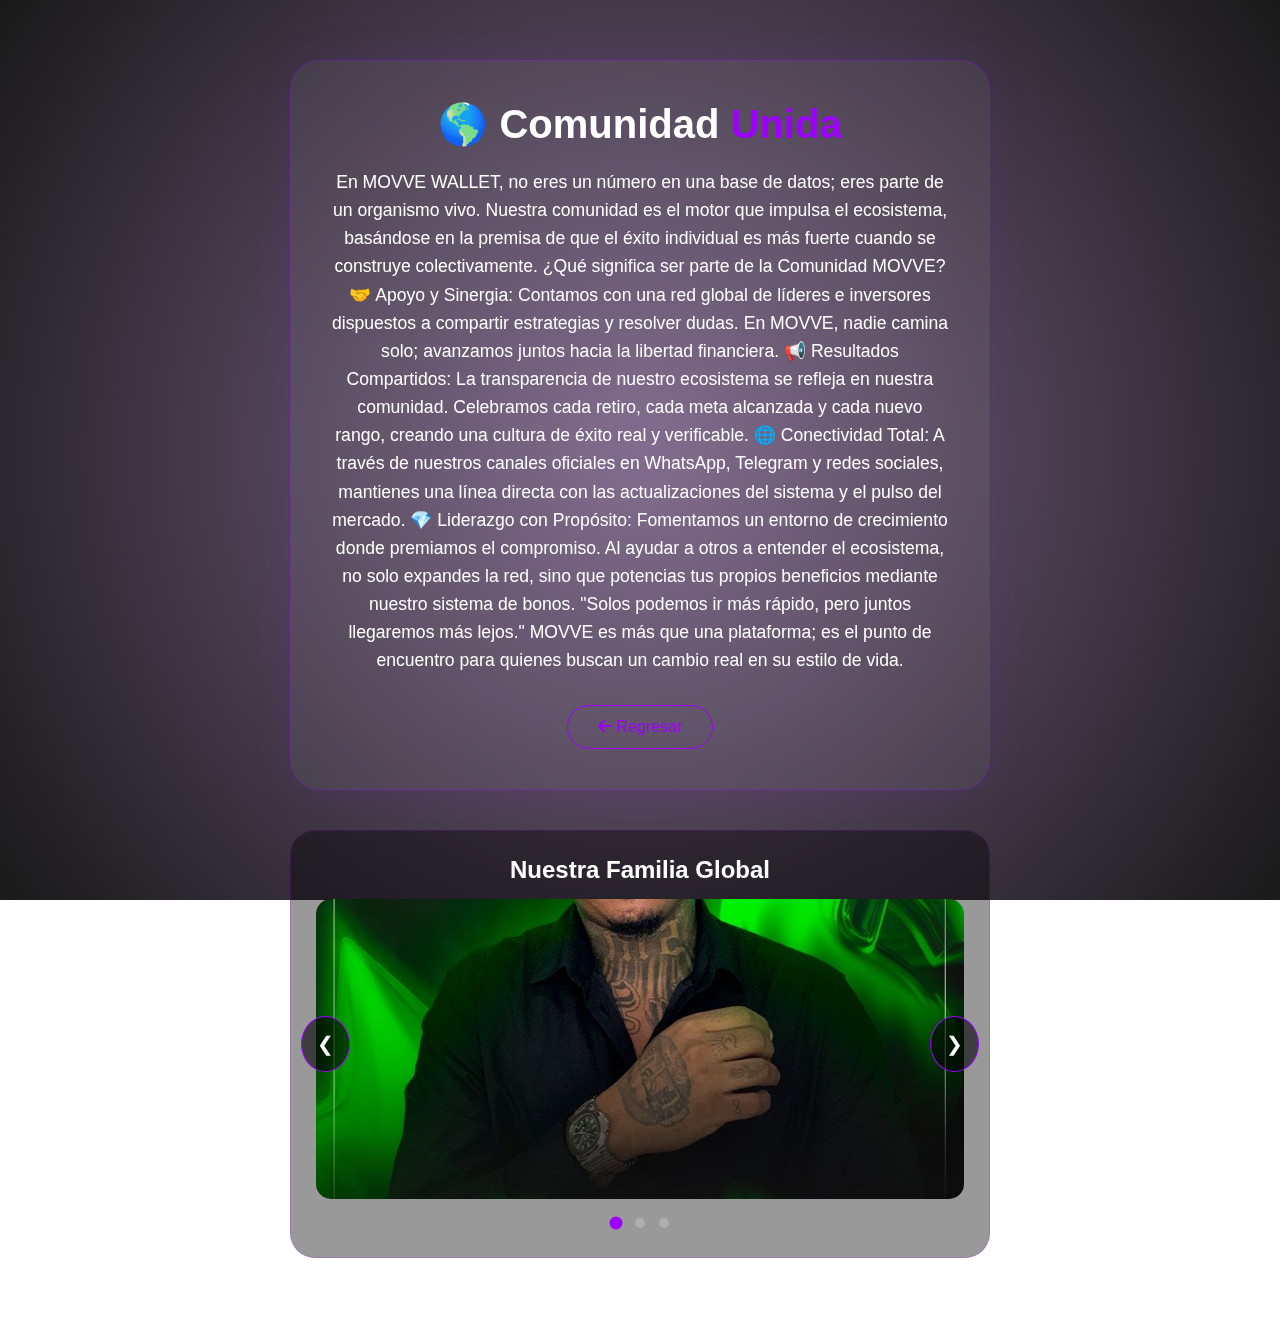
<file: comunidad.html>
<!DOCTYPE html>
<html lang="es">
<head>
    <meta charset="UTF-8">
    <title>Comunidad - MOVVE PLANETA</title>
    <meta name="viewport" content="width=device-width, initial-scale=1.0">
    <meta name="description" content="Únete a la comunidad global de MOVVE PLANETA y comparte el éxito del sistema binario.">
    <link rel="stylesheet" href="https://cdnjs.cloudflare.com/ajax/libs/font-awesome/6.4.2/css/all.min.css">
    <style>
        * { margin: 0; padding: 0; box-sizing: border-box; font-family: 'Segoe UI', sans-serif; }
        
        body { color: white; min-height: 100vh; overflow-x: hidden; }

        /* VIDEO DE FONDO */
        .video-bg-container {
            position: fixed;
            top: 0; left: 0;
            width: 100%; height: 100%;
            z-index: -1;
            overflow: hidden;
        }
        .video-bg-container video { width: 100%; height: 100%; object-fit: cover; }
        .overlay {
            position: absolute;
            top: 0; left: 0;
            width: 100%; height: 100%;
            background: radial-gradient(circle, rgba(40,0,60,0.6) 0%, rgba(0,0,0,0.9) 100%);
        }

        /* CONTENEDOR PRINCIPAL */
        .wrapper {
            display: flex;
            flex-direction: column;
            align-items: center;
            padding: 60px 20px;
            width: 100%;
        }

        .content {
            text-align: center;
            max-width: 700px;
            padding: 40px;
            background: rgba(255, 255, 255, 0.05);
            backdrop-filter: blur(15px);
            border-radius: 30px;
            border: 1px solid rgba(157, 0, 255, 0.3);
            box-shadow: 0 0 40px rgba(157, 0, 255, 0.1);
            margin-bottom: 40px;
        }

        h1 { font-size: 2.5rem; margin-bottom: 20px; }
        h1 span { color: #9D00FF; }
        
        p { line-height: 1.6; font-size: 1.1rem; margin-bottom: 30px; }
        
        .btn-back {
            text-decoration: none;
            color: #9D00FF;
            border: 1px solid #9D00FF;
            padding: 12px 30px;
            border-radius: 50px;
            transition: 0.3s;
            display: inline-block;
        }
        .btn-back:hover { background: #9D00FF; color: white; box-shadow: 0 0 20px #9D00FF; }

        /* GALERÍA CORREGIDA */
        .gallery-container {
            position: relative;
            max-width: 700px;
            width: 100%;
            background: rgba(0, 0, 0, 0.4);
            padding: 25px;
            border-radius: 25px;
            border: 1px solid rgba(157, 0, 255, 0.2);
            text-align: center;
        }

        .gallery {
            position: relative;
            width: 100%;
            height: 300px;
            overflow: hidden;
            border-radius: 15px;
            margin-top: 15px;
        }

        .gallery-image {
            width: 100%;
            height: 100%;
            object-fit: cover;
            position: absolute;
            top: 0;
            left: 0;
            opacity: 0;
            transition: opacity 0.8s ease-in-out;
        }

        .gallery-image.active { opacity: 1; }

        .controls {
            position: absolute;
            top: 50%;
            width: 100%;
            left: 0;
            display: flex;
            justify-content: space-between;
            padding: 0 10px;
            transform: translateY(-50%);
            z-index: 5;
            pointer-events: none;
        }

        .controls button {
            background-color: rgba(0, 0, 0, 0.6);
            border: 1px solid #9D00FF;
            color: white;
            font-size: 20px;
            cursor: pointer;
            padding: 15px;
            border-radius: 50%;
            pointer-events: auto;
            transition: 0.3s;
        }

        .controls button:hover { background: #9D00FF; color: white; }

        .dots { margin-top: 15px; }
        .dot {
            height: 10px;
            width: 10px;
            margin: 0 5px;
            background-color: rgba(255,255,255,0.2);
            border-radius: 50%;
            display: inline-block;
            cursor: pointer;
            transition: 0.3s;
        }

        .dot.active {
            background-color: #9D00FF;
            transform: scale(1.3);
        }
    </style>
</head>
<body>

    <div class="video-bg-container">
        <video autoplay muted loop playsinline>
            <source src="video-comunidad.mp4" type="video/mp4">
        </video>
        <div class="overlay"></div>
    </div>

    <div class="wrapper">
        <div class="content">
            <h1>🌎 Comunidad <span>Unida</span></h1>
            <p>En MOVVE WALLET, no eres un número en una base de datos; eres parte de un organismo vivo. Nuestra comunidad es el motor que impulsa el ecosistema, basándose en la premisa de que el éxito individual es más fuerte cuando se construye colectivamente.

¿Qué significa ser parte de la Comunidad MOVVE?
🤝 Apoyo y Sinergia: Contamos con una red global de líderes e inversores dispuestos a compartir estrategias y resolver dudas. En MOVVE, nadie camina solo; avanzamos juntos hacia la libertad financiera.

📢 Resultados Compartidos: La transparencia de nuestro ecosistema se refleja en nuestra comunidad. Celebramos cada retiro, cada meta alcanzada y cada nuevo rango, creando una cultura de éxito real y verificable.

🌐 Conectividad Total: A través de nuestros canales oficiales en WhatsApp, Telegram y redes sociales, mantienes una línea directa con las actualizaciones del sistema y el pulso del mercado.

💎 Liderazgo con Propósito: Fomentamos un entorno de crecimiento donde premiamos el compromiso. Al ayudar a otros a entender el ecosistema, no solo expandes la red, sino que potencias tus propios beneficios mediante nuestro sistema de bonos.

"Solos podemos ir más rápido, pero juntos llegaremos más lejos." MOVVE es más que una plataforma; es el punto de encuentro para quienes buscan un cambio real en su estilo de vida.</p>
            <a href="index.html" class="btn-back"><i class="fas fa-arrow-left"></i> Regresar</a>
        </div>

        <div class="gallery-container">
            <h2>Nuestra Familia Global</h2>
            <div class="gallery">
                <img src="comunidad1.jpg" class="gallery-image active" alt="Evento Comunidad 1">
                <img src="comunidad2.jpg" class="gallery-image" alt="Evento Comunidad 2">
                <img src="comunidad3.jpg" class="gallery-image" alt="Evento Comunidad 3">
            </div>
            <div class="controls">
                <button class="prev-btn">&#10094;</button>
                <button class="next-btn">&#10095;</button>
            </div>
            <div class="dots">
                <span class="dot active" data-index="0"></span>
                <span class="dot" data-index="1"></span>
                <span class="dot" data-index="2"></span>
            </div>
        </div>
    </div>

    <script>
        let currentIndex = 0;
        const images = document.querySelectorAll('.gallery-image');
        const dots = document.querySelectorAll('.dot');
        const totalImages = images.length;

        function showImage(index) {
            images.forEach((img, i) => {
                img.classList.remove('active');
                dots[i].classList.remove('active');
            });
            images[index].classList.add('active');
            dots[index].classList.add('active');
        }

        function nextImage() {
            currentIndex = (currentIndex + 1) % totalImages;
            showImage(currentIndex);
        }

        function prevImage() {
            currentIndex = (currentIndex - 1 + totalImages) % totalImages;
            showImage(currentIndex);
        }

        document.querySelector('.next-btn').addEventListener('click', () => {
            nextImage();
            resetTimer();
        });

        document.querySelector('.prev-btn').addEventListener('click', () => {
            prevImage();
            resetTimer();
        });

        dots.forEach(dot => {
            dot.addEventListener('click', (e) => {
                currentIndex = parseInt(e.target.getAttribute('data-index'));
                showImage(currentIndex);
                resetTimer();
            });
        });

        let autoPlayInterval = setInterval(nextImage, 4000);

        function resetTimer() {
            clearInterval(autoPlayInterval);
            autoPlayInterval = setInterval(nextImage, 4000);
        }

        const galleryContainer = document.querySelector('.gallery-container');
        galleryContainer.addEventListener('mouseenter', () => clearInterval(autoPlayInterval));
        galleryContainer.addEventListener('mouseleave', () => resetTimer());

        showImage(currentIndex);
    </script>
</body>
</html>
</file>
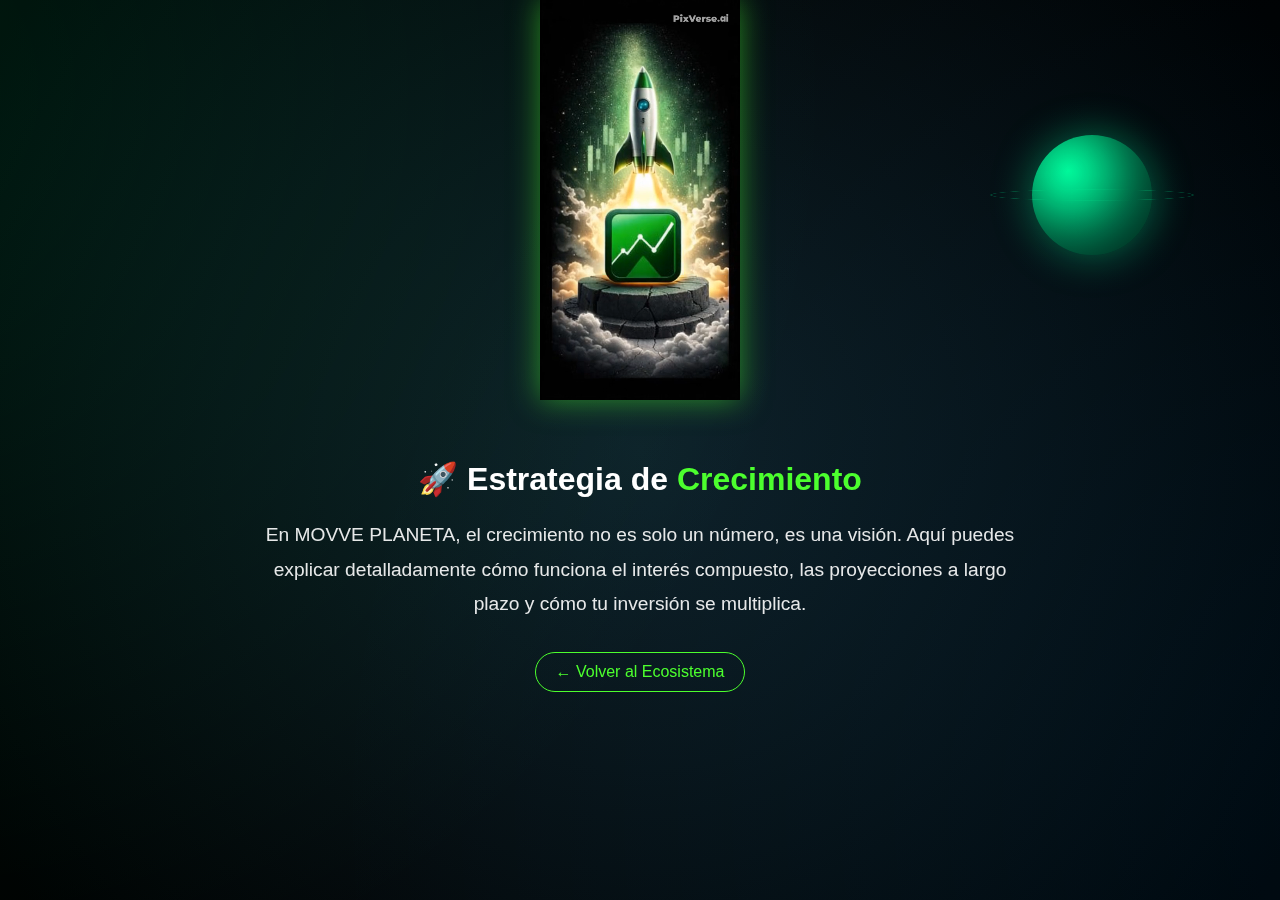
<file: crecimiento.html>
<!DOCTYPE html>
<html lang="es">
<head>
    <meta charset="UTF-8">
    <title>Crecimiento - MOVVE PLANETA</title>
    <meta name="viewport" content="width=device-width, initial-scale=1.0">
    <link rel="stylesheet" href="styles.css">
    <style>
        .content-page { position: relative; z-index: 10; padding: 100px 20px; text-align: center; max-width: 800px; margin: auto; }
        .back-btn { margin-top: 30px; display: inline-block; color: #4CFF2E; text-decoration: none; border: 1px solid #4CFF2E; padding: 10px 20px; border-radius: 20px; transition: 0.3s; }
        .back-btn:hover { background: #4CFF2E; color: #000; }
        h1 span { color: #4CFF2E; }

        /* Estilos específicos para el logo-video en esta página */
        .logo-video-container {
            display: flex;
            justify-content: center;
            align-items: center;
            margin-bottom: -40px;
            position: relative;
            z-index: 11;
        }
        .logo-video {
            width: 200px;
            height: auto;
            filter: drop-shadow(0 0 15px rgba(76, 255, 46, 0.5));
            animation: floatLogoVideo 5s ease-in-out infinite;
        }
        @keyframes floatLogoVideo {
            0%, 100% { transform: translateY(0); }
            50% { transform: translateY(-15px); }
        }
    </style>
</head>
<body>
    <div class="galaxy-bg">
        <div class="stars"></div>
        <div class="planet"></div>
    </div>

    <div class="logo-video-container">
        <video autoplay muted loop playsinline class="logo-video">
            <source src="tu-logo-video1.mp4" type="video/mp4">
        </video>
    </div>

    <div class="content-page">
        <h1>🚀 Estrategia de <span>Crecimiento</span></h1>
        <p style="margin-top: 20px; font-size: 1.2rem; line-height: 1.8; opacity: 0.9;">
            En MOVVE PLANETA, el crecimiento no es solo un número, es una visión. 
            Aquí puedes explicar detalladamente cómo funciona el interés compuesto, 
            las proyecciones a largo plazo y cómo tu inversión se multiplica.
        </p>
        <a href="index.html#ecosistema" class="back-btn">← Volver al Ecosistema</a>
    </div>
</body>
</html>
</file>
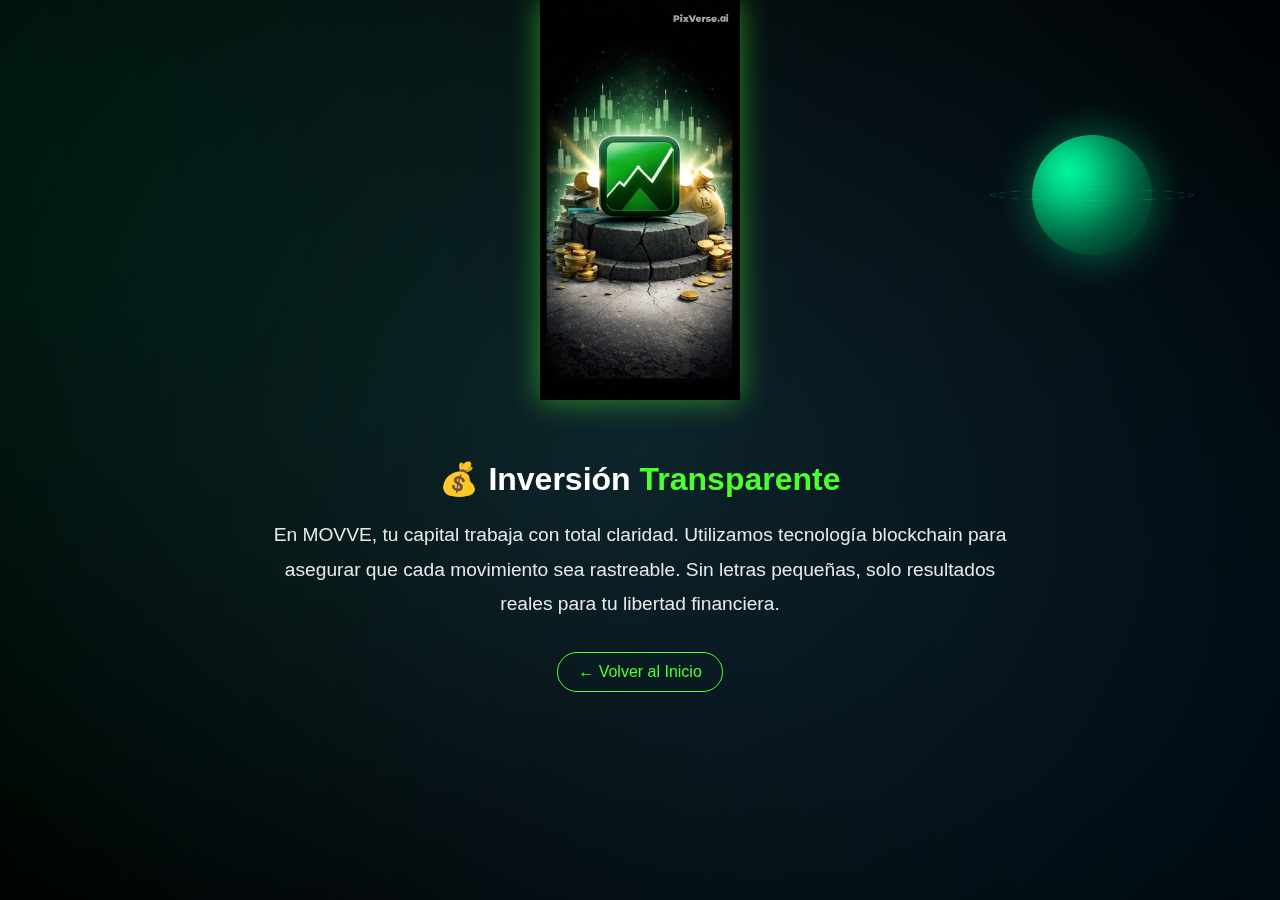
<file: inversion.html>
<!DOCTYPE html>
<html lang="es">
<head>
    <meta charset="UTF-8">
    <title>Inversión - MOVVE PLANETA</title>
    <meta name="viewport" content="width=device-width, initial-scale=1.0">
    <link rel="stylesheet" href="styles.css">
    <style>
        .content-page { position: relative; z-index: 10; padding: 100px 20px; text-align: center; max-width: 800px; margin: auto; }
        .back-btn { margin-top: 30px; display: inline-block; color: #4CFF2E; text-decoration: none; border: 1px solid #4CFF2E; padding: 10px 20px; border-radius: 20px; transition: 0.3s; }
        .back-btn:hover { background: #4CFF2E; color: #000; }
        h1 span { color: #4CFF2E; }
   
        /* Estilos específicos para el logo-video en esta página */
        .logo-video-container {
            display: flex;
            justify-content: center;
            align-items: center;
            margin-bottom: -40px;
            position: relative;
            z-index: 11;
        }
        .logo-video {
            width: 200px;
            height: auto;
            filter: drop-shadow(0 0 15px rgba(76, 255, 46, 0.5));
            animation: floatLogoVideo 5s ease-in-out infinite;
        }
        @keyframes floatLogoVideo {
            0%, 100% { transform: translateY(0); }
            50% { transform: translateY(-15px); }
        }
    </style>
</head>
<body>
    <div class="galaxy-bg">
        <div class="stars"></div>
        <div class="planet"></div>
    </div>

    <div class="logo-video-container">
        <video autoplay muted loop playsinline class="logo-video">
            <source src="tu-logo-video3.mp4" type="video/mp4">
        </video>
    </div>

    <div class="content-page">
        <h1>💰 Inversión <span>Transparente</span></h1>
        <p style="margin-top: 20px; font-size: 1.2rem; line-height: 1.8; opacity: 0.9;">
            En MOVVE, tu capital trabaja con total claridad. Utilizamos tecnología blockchain para asegurar que cada movimiento sea rastreable. Sin letras pequeñas, solo resultados reales para tu libertad financiera.
        </p>
        <a href="index.html#ecosistema" class="back-btn">← Volver al Inicio</a>
    </div>
</body>

</html>
</file>
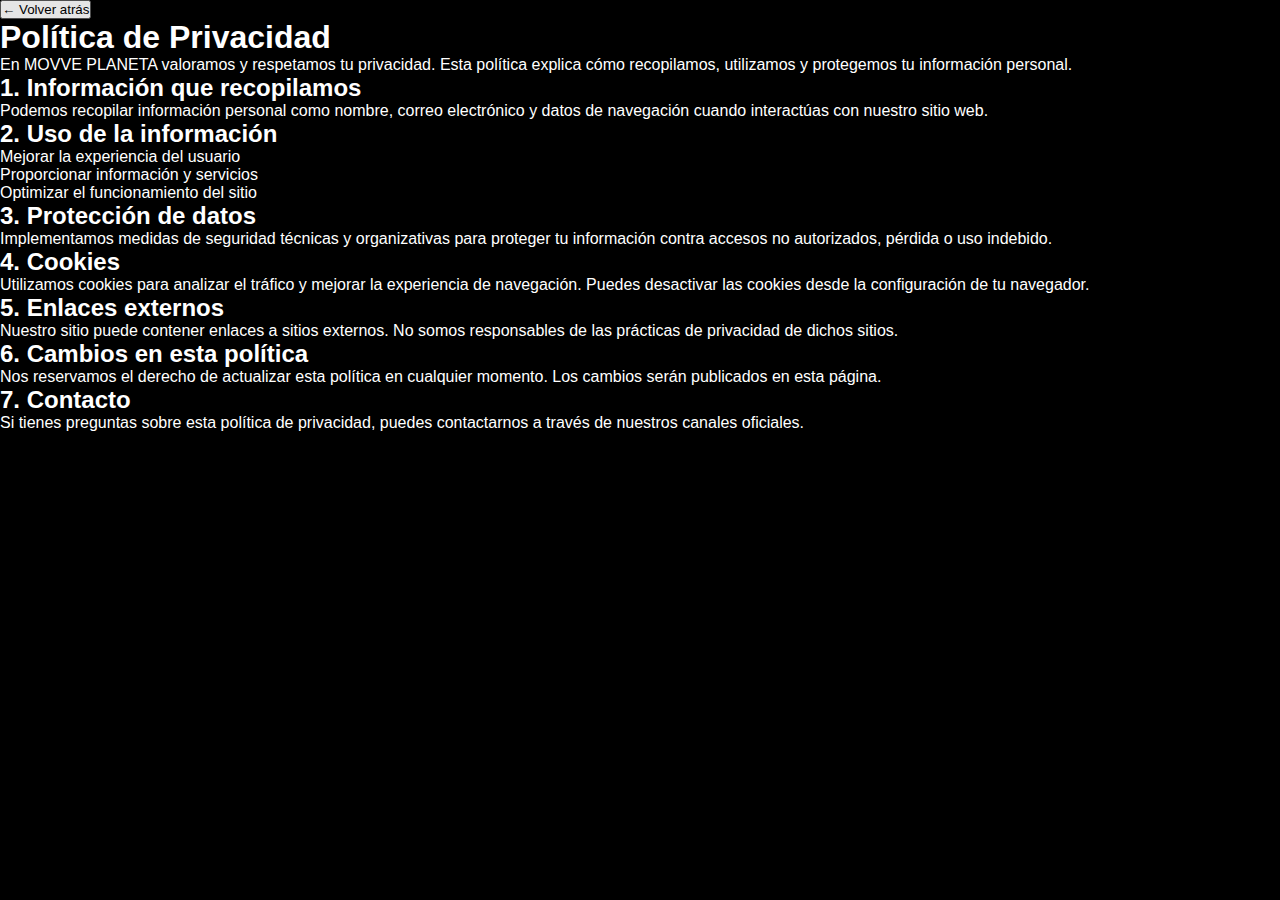
<file: politica-de-privacidad.html>
<!DOCTYPE html>
<html lang="es">
<head>
    <meta charset="UTF-8">
    <title>Política de Privacidad | MOVVE PLANETA</title>
    <meta name="viewport" content="width=device-width, initial-scale=1.0">

    <!-- CSS GLOBAL -->
    <link rel="stylesheet" href="styles.css">

    <!-- Iconos -->
    <link rel="stylesheet" href="https://cdnjs.cloudflare.com/ajax/libs/font-awesome/6.4.2/css/all.min.css">

    <!-- Favicon -->
    <link rel="icon" href="favicon.png">
</head>

<body>

<div class="back-button">
    <button onclick="history.back()">← Volver atrás</button>
</div>

<section class="policy-container">
    <h1>Política de Privacidad</h1>

    <p>
        En MOVVE PLANETA valoramos y respetamos tu privacidad.
        Esta política explica cómo recopilamos, utilizamos y protegemos
        tu información personal.
    </p>

    <h2>1. Información que recopilamos</h2>
    <p>
        Podemos recopilar información personal como nombre, correo
        electrónico y datos de navegación cuando interactúas con
        nuestro sitio web.
    </p>

    <h2>2. Uso de la información</h2>
    <ul>
        <li>Mejorar la experiencia del usuario</li>
        <li>Proporcionar información y servicios</li>
        <li>Optimizar el funcionamiento del sitio</li>
    </ul>

    <h2>3. Protección de datos</h2>
    <p>
        Implementamos medidas de seguridad técnicas y organizativas
        para proteger tu información contra accesos no autorizados,
        pérdida o uso indebido.
    </p>

    <h2>4. Cookies</h2>
    <p>
        Utilizamos cookies para analizar el tráfico y mejorar
        la experiencia de navegación. Puedes desactivar las cookies
        desde la configuración de tu navegador.
    </p>

    <h2>5. Enlaces externos</h2>
    <p>
        Nuestro sitio puede contener enlaces a sitios externos.
        No somos responsables de las prácticas de privacidad
        de dichos sitios.
    </p>

    <h2>6. Cambios en esta política</h2>
    <p>
        Nos reservamos el derecho de actualizar esta política en
        cualquier momento. Los cambios serán publicados en esta página.
    </p>

    <h2>7. Contacto</h2>
    <p>
        Si tienes preguntas sobre esta política de privacidad,
        puedes contactarnos a través de nuestros canales oficiales.
    </p>
</section>

</body>
</html>
</file>
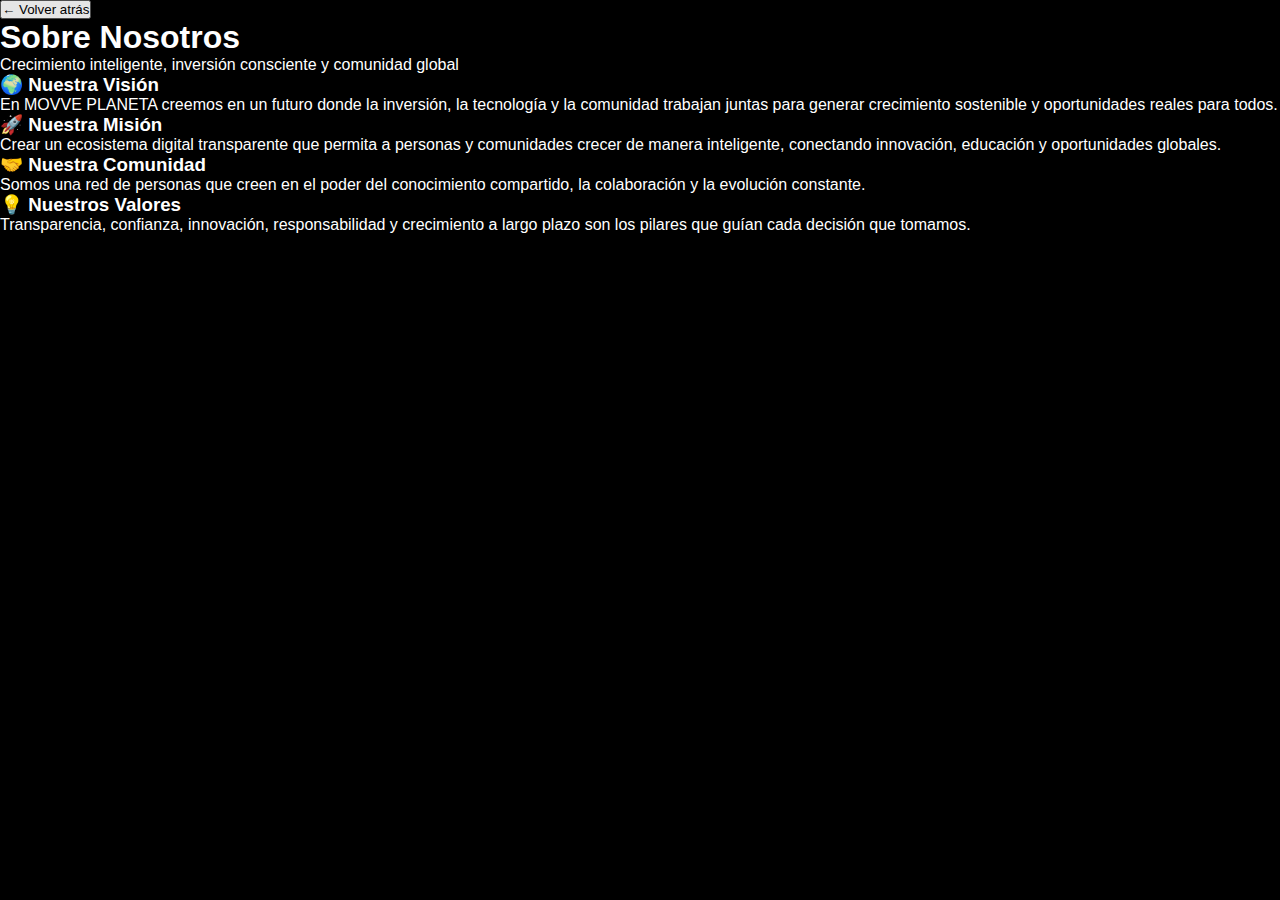
<file: sobre-nosotros.html>
<!DOCTYPE html>
<html lang="es">
<head>
    <meta charset="UTF-8">
    <title>Sobre Nosotros | MOVVE PLANETA</title>
    <meta name="viewport" content="width=device-width, initial-scale=1.0">

    <!-- CSS GLOBAL -->
    <link rel="stylesheet" href="styles.css">

    <!-- Iconos -->
    <link rel="stylesheet" href="https://cdnjs.cloudflare.com/ajax/libs/font-awesome/6.4.2/css/all.min.css">

    <!-- Favicon -->
    <link rel="icon" href="favicon.png">
</head>

<body>

<div class="back-button">
    <button onclick="history.back()">← Volver atrás</button>
</div>

<section class="page-container">
    <h1 class="page-title">Sobre Nosotros</h1>
    <p class="page-subtitle">
        Crecimiento inteligente, inversión consciente y comunidad global
    </p>

    <div class="about-grid">

        <div class="about-box">
            <h3>🌍 Nuestra Visión</h3>
            <p>
                En MOVVE PLANETA creemos en un futuro donde la inversión,
                la tecnología y la comunidad trabajan juntas para generar
                crecimiento sostenible y oportunidades reales para todos.
            </p>
        </div>

        <div class="about-box">
            <h3>🚀 Nuestra Misión</h3>
            <p>
                Crear un ecosistema digital transparente que permita a
                personas y comunidades crecer de manera inteligente,
                conectando innovación, educación y oportunidades globales.
            </p>
        </div>

        <div class="about-box">
            <h3>🤝 Nuestra Comunidad</h3>
            <p>
                Somos una red de personas que creen en el poder del
                conocimiento compartido, la colaboración y la
                evolución constante.
            </p>
        </div>

        <div class="about-box">
            <h3>💡 Nuestros Valores</h3>
            <p>
                Transparencia, confianza, innovación, responsabilidad
                y crecimiento a largo plazo son los pilares que guían
                cada decisión que tomamos.
            </p>
        </div>

    </div>
</section>

</body>
</html>
</file>
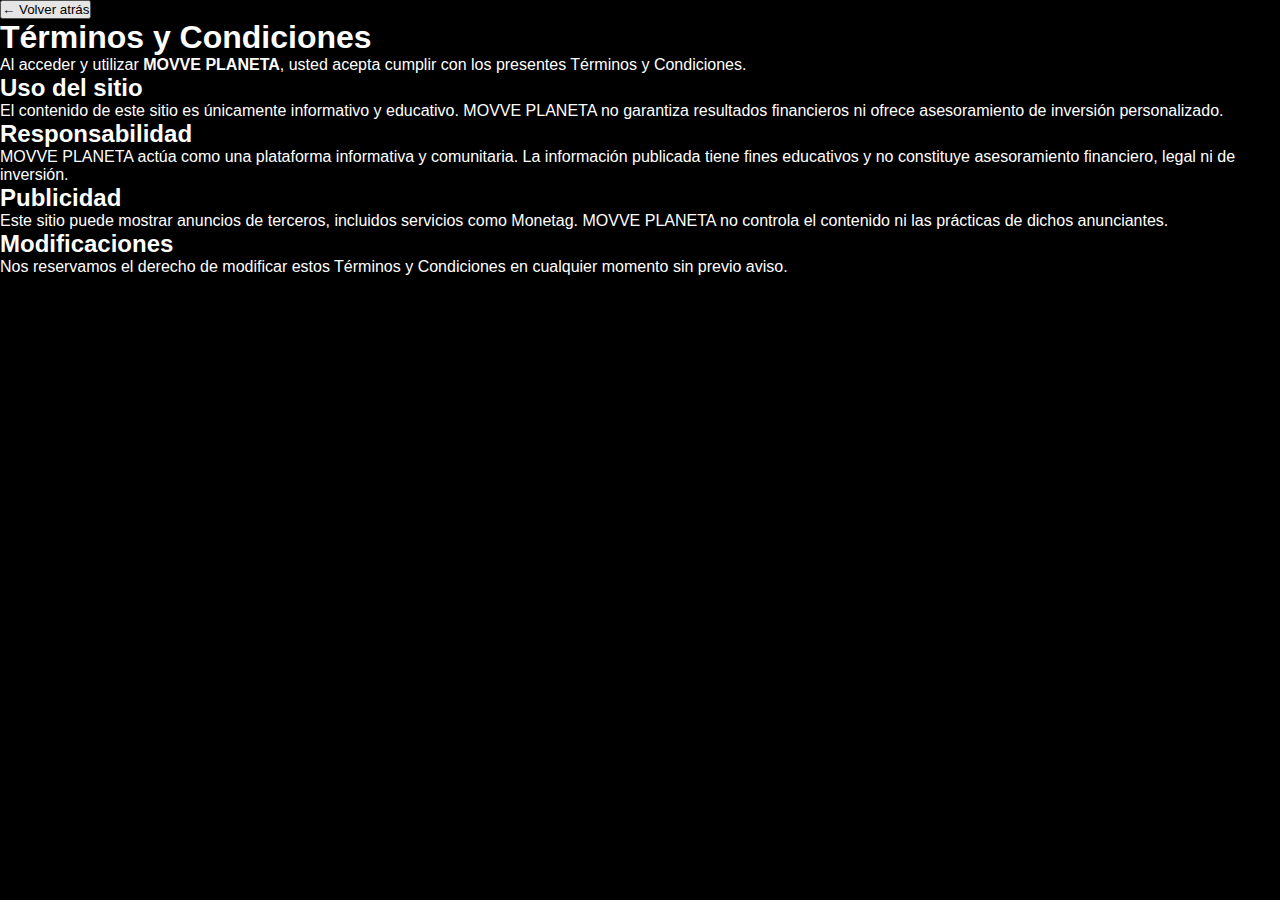
<file: terminos.html>
<!DOCTYPE html>
<html lang="es">
<head>
    <meta charset="UTF-8">
    <title>Términos y Condiciones | MOVVE PLANETA</title>
    <meta name="viewport" content="width=device-width, initial-scale=1.0">

    <!-- SEO -->
    <meta name="description" content="Términos y condiciones de uso de MOVVE PLANETA.">

    <!-- CSS GLOBAL -->
    <link rel="stylesheet" href="styles.css">

    <!-- Iconos -->
    <link rel="stylesheet" href="https://cdnjs.cloudflare.com/ajax/libs/font-awesome/6.4.2/css/all.min.css">

    <!-- Favicon -->
    <link rel="icon" href="favicon.png">

<script async src="https://pagead2.googlesyndication.com/pagead/js/adsbygoogle.js?client=ca-pub-7769897721797370"
     crossorigin="anonymous"></script>
    
</head>

<body>

    <!-- BOTÓN VOLVER -->
    <div class="back-button">
        <button onclick="history.back()">← Volver atrás</button>
    </div>

    <!-- CONTENIDO PRINCIPAL -->
    <main class="page-container">

        <header class="page-header">
            <h1>Términos y Condiciones</h1>
        </header>

        <section class="content-section">

            <p>
                Al acceder y utilizar <strong>MOVVE PLANETA</strong>, usted acepta cumplir con los
                presentes Términos y Condiciones.
            </p>

            <article>
                <h2>Uso del sitio</h2>
                <p>
                    El contenido de este sitio es únicamente informativo y educativo.
                    MOVVE PLANETA no garantiza resultados financieros ni ofrece
                    asesoramiento de inversión personalizado.
                </p>
            </article>

            <article>
                <h2>Responsabilidad</h2>
                <p>
                    MOVVE PLANETA actúa como una plataforma informativa y comunitaria.
                    La información publicada tiene fines educativos y no constituye
                    asesoramiento financiero, legal ni de inversión.
                </p>
            </article>

            <article>
                <h2>Publicidad</h2>
                <p>
                    Este sitio puede mostrar anuncios de terceros, incluidos servicios
                    como Monetag. MOVVE PLANETA no controla el contenido ni las prácticas
                    de dichos anunciantes.
                </p>
            </article>

            <article>
                <h2>Modificaciones</h2>
                <p>
                    Nos reservamos el derecho de modificar estos Términos y Condiciones
                    en cualquier momento sin previo aviso.
                </p>
            </article>

        </section>

    </main>

</body>
</html>
</file>
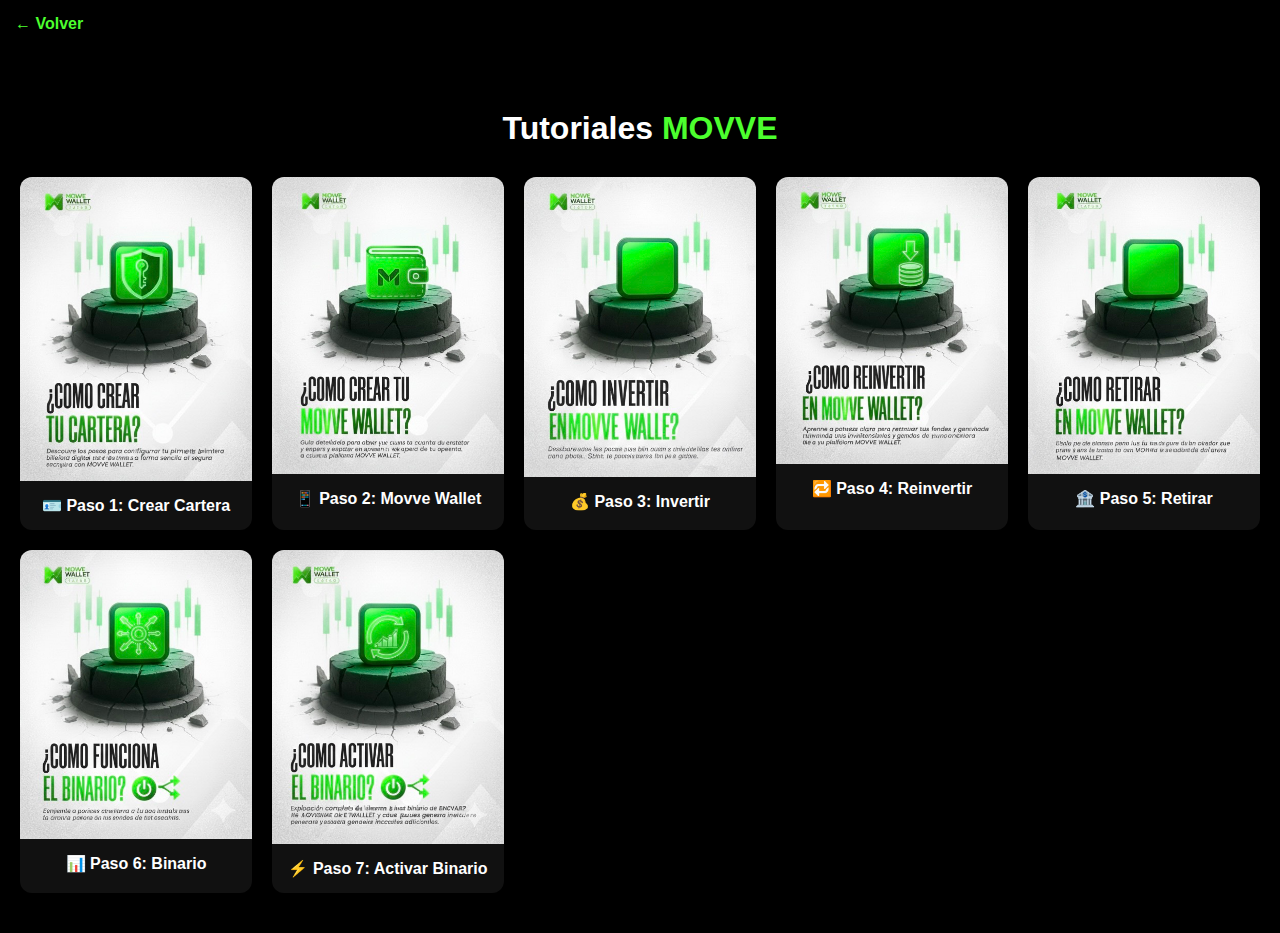
<file: tutoriales.html>
<!DOCTYPE html>
<html lang="es">
<head>
    <meta charset="UTF-8">
    <title>Tutoriales | MOVVE PLANETA</title>
    <meta name="viewport" content="width=device-width, initial-scale=1.0">

    <link rel="icon" href="favicon.png">

    <style>
        /* ===== RESET BÁSICO ===== */
        * {
            margin: 0;
            padding: 0;
            box-sizing: border-box;
            font-family: 'Segoe UI', sans-serif;
        }

        body {
            background: #000;
            color: #fff;
            padding-top: 70px;
        }

        /* ===== NAV ===== */
        .navbar {
            position: fixed;
            top: 0;
            width: 100%;
            background: #000;
            padding: 15px;
            z-index: 1000;
        }

        .btn-verde {
            color: #4CFF2E;
            text-decoration: none;
            font-weight: bold;
        }

        /* ===== SECCIÓN ===== */
        .section {
            padding: 40px 20px;
        }

        .section-title {
            text-align: center;
            font-size: 2rem;
            margin-bottom: 30px;
        }

        .section-title span {
            color: #4CFF2E;
        }

        /* ===== GALERÍA ===== */
        .video-gallery {
            display: grid;
            grid-template-columns: repeat(auto-fit, minmax(220px, 1fr));
            gap: 20px;
        }

        .video-card {
            background: #111;
            border-radius: 12px;
            overflow: hidden;
            cursor: pointer;
            transition: transform 0.3s;
        }

        .video-card:hover {
            transform: scale(1.05);
        }

        .video-card img {
            width: 100%;
            display: block;
        }

        .video-card h3 {
            padding: 15px;
            text-align: center;
            font-size: 1rem;
        }

        /* ===== MODAL VIDEO ===== */
        .video-modal {
            display: none;
            position: fixed;
            inset: 0;
            background: rgba(0,0,0,0.95);
            z-index: 9999;
            align-items: center;
            justify-content: center;
        }

        .video-modal video {
            width: 90%;
            max-width: 900px;
            border-radius: 10px;
        }

        .video-modal .close {
            position: absolute;
            top: 20px;
            right: 30px;
            font-size: 30px;
            cursor: pointer;
            color: white;
        }
    </style>
</head>

<body>

<nav class="navbar">
    <a href="index.html" class="btn-verde">← Volver</a>
</nav>

<section class="section">
    <h2 class="section-title">Tutoriales <span>MOVVE</span></h2>

    <div class="video-gallery">
        <div class="video-card" onclick="openVideo('video1.mp4')">
            <img src="thumb1.jpg" alt="Video">
            <h3>🪪 Paso 1: Crear Cartera</h3>
        </div>

        <div class="video-card" onclick="openVideo('video2.mp4')">
            <img src="thumb2.jpg" alt="Video">
            <h3>📱 Paso 2: Movve Wallet</h3>
        </div>

        <div class="video-card" onclick="openVideo('video3.mp4')">
            <img src="thumb3.jpg" alt="Video">
            <h3>💰 Paso 3: Invertir</h3>
        </div>

        <div class="video-card" onclick="openVideo('video4.mp4')">
            <img src="thumb4.jpg" alt="Video">
            <h3>🔁 Paso 4: Reinvertir</h3>
        </div>

        <div class="video-card" onclick="openVideo('video5.mp4')">
            <img src="thumb5.jpg" alt="Video">
            <h3>🏦 Paso 5: Retirar</h3>
        </div>

        <div class="video-card" onclick="openVideo('video6.mp4')">
            <img src="thumb6.jpg" alt="Video">
            <h3>📊 Paso 6: Binario</h3>
        </div>

        <div class="video-card" onclick="openVideo('video7.mp4')">
            <img src="thumb7.jpg" alt="Video">
            <h3>⚡ Paso 7: Activar Binario</h3>
        </div>
    </div>
</section>

<!-- MODAL -->
<div id="videoModal" class="video-modal">
    <span class="close" onclick="closeVideo()">✖</span>
    <video id="modalVideo" controls></video>
</div>

<script>
    function openVideo(src) {
        const modal = document.getElementById("videoModal");
        const video = document.getElementById("modalVideo");

        video.src = src;
        modal.style.display = "flex";
        video.play();
    }

    function closeVideo() {
        const modal = document.getElementById("videoModal");
        const video = document.getElementById("modalVideo");

        video.pause();
        video.src = "";
        modal.style.display = "none";
    }
</script>

</body>
</html>
</file>
<file: styles.css>
/* ================= RESET GENERAL ================= */
* {
    margin: 0;
    padding: 0;
    box-sizing: border-box;
    font-family: 'Segoe UI', sans-serif;
}

body {
    background: #000;
    color: #fff;
    overflow-x: hidden;
}

/* ================= FONDO GALAXIA VIVA ================= */
.galaxy-bg {
    position: fixed;
    inset: 0;
    z-index: -2;
    background: radial-gradient(circle at center, #0f2027 0%, #000 100%);
    overflow: hidden;
}

/* Nebulosas dinámicas */
.galaxy-bg::before {
    content: "";
    position: absolute;
    width: 200%;
    height: 200%;
    top: -50%;
    left: -50%;
    background: 
        radial-gradient(circle at 20% 30%, rgba(0, 255, 156, 0.1), transparent 40%),
        radial-gradient(circle at 80% 70%, rgba(0, 150, 255, 0.08), transparent 45%);
    animation: nebulaMove 30s linear infinite;
}

/* El Planeta MOVVE */
.planet {
    position: absolute;
    top: 15%;
    right: 10%;
    width: 120px;
    height: 120px;
    background: radial-gradient(circle at 30% 30%, #00ff9c, #004d30);
    border-radius: 50%;
    box-shadow: -20px -20px 50px rgba(0,0,0,0.5) inset, 0 0 40px rgba(0,255,156,0.4);
    animation: float 6s ease-in-out infinite;
    z-index: -1;
}

/* Anillo del planeta */
.planet::after {
    content: "";
    position: absolute;
    top: 50%;
    left: 50%;
    width: 200px;
    height: 40px;
    border: 2px solid rgba(0, 255, 156, 0.2);
    border-radius: 50%;
    transform: translate(-50%, -50%) rotateX(75deg);
}

/* Estrellas parpadeantes */
.stars {
    position: absolute;
    width: 100%;
    height: 100%;
    background: transparent url('https://s3-us-west-2.amazonaws.com/s.cdpn.io/123163/stars.png') repeat;
    opacity: 0.5;
    animation: starsTwinkle 4s ease-in-out infinite;
}

/* Animaciones de Fondo */
@keyframes nebulaMove {
    from { transform: rotate(0deg); }
    to { transform: rotate(360deg); }
}

@keyframes float {
    0%, 100% { transform: translateY(0) rotate(0deg); }
    50% { transform: translateY(-20px) rotate(5deg); }
}

@keyframes starsTwinkle {
    0%, 100% { opacity: 0.3; }
    50% { opacity: 0.7; }
}

/* ================= LOGO FLOTANTE ================= */
.floating-logo {
    position: fixed;
    top: 80px;
    left: 80px;
    z-index: 40;
    animation: floatLogo 6s ease-in-out infinite;
}

.floating-logo img {
    width: 110px;
    filter: drop-shadow(0 0 12px #4CFF2E);
}

/* ================= HERO ================= */
.hero {
    min-height: 100vh;
    position: relative;
    display: flex;
    justify-content: center;
    align-items: center;
    text-align: center;
}

.hero-video {
    overflow: hidden;
}

.hero-bg-video {
    position: absolute;
    inset: 0;
    width: 100%;
    height: 100%;
    object-fit: cover;
    opacity: 0.45;
    z-index: -1;
}

.hero-overlay {
    position: absolute;
    inset: 0;
    background: linear-gradient(
        180deg,
        rgba(0,0,0,0.65),
        rgba(0,0,0,0.9)
    );
    z-index: 0;
}

.hero-content {
    position: relative;
    z-index: 1;
    max-width: 900px;
    padding: 20px;
}

.hero h1 {
    font-size: clamp(2.4rem, 5vw, 3.5rem);
    margin-bottom: 15px;
}

.hero span {
    color: #4CFF2E;
}

.hero p {
    opacity: 0.85;
    line-height: 1.6;
}

/* ================= BOTONES ================= */
.buttons {
    margin-top: 25px;
    display: flex;
    gap: 15px;
    justify-content: center;
    flex-wrap: wrap;
}

.btn {
    display: inline-block;
    padding: 12px 32px;
    border-radius: 30px;
    font-size: 1rem;
    cursor: pointer;
    text-decoration: none;
    transition: 0.3s ease;
    border: none;
}

.btn-primary {
    background: #4CFF2E;
    color: #000;
}

.btn-secondary {
    background: transparent;
    border: 2px solid #4CFF2E;
    color: #4CFF2E;
}

.btn:hover {
    transform: scale(1.06);
}

/* ================= SECCIONES ================= */
.section {
    padding: 90px 20px;
    text-align: center;
}

.section-title {
    font-size: 2.4rem;
    margin-bottom: 50px;
}

.section-title span {
    color: #4CFF2E;
}

/* ================= CARDS ================= */
.cards {
    max-width: 1100px;
    margin: auto;
    display: grid;
    grid-template-columns: repeat(auto-fit, minmax(250px, 1fr));
    gap: 25px;
}

.card {
    background: rgba(255,255,255,0.05);
    padding: 30px;
    border-radius: 18px;
    backdrop-filter: blur(6px);
    transition: 0.3s ease;
}

.card:hover {
    transform: translateY(-10px);
    box-shadow: 0 0 25px rgba(0,255,156,0.25);
}

/* ================= GALERÍA ================= */
.album {
    max-width: 1100px;
    margin: auto;
    display: grid;
    grid-template-columns: repeat(auto-fit, minmax(195px, 1fr));
    gap: 10px;
}

.album img {
    width: 100%;
    height: 300px;
    object-fit: cover;
    border-radius: 10px;
    cursor: pointer;
    transition: transform 0.3s ease;
}

.album img:hover {
    transform: scale(1.05);
}

/* ================= LIGHTBOX ================= */
.lightbox {
    display: none;
    position: fixed;
    inset: 0;
    background: rgba(0,0,0,0.85);
    z-index: 5000;
    justify-content: center;
    align-items: center;
}

.lightbox img {
    max-width: 50%;
    max-height: 50%;
    border-radius: 12px;
}

.lightbox .close {
    position: absolute;
    top: 25px;
    right: 35px;
    font-size: 32px;
    color: #fff;
    cursor: pointer;
}

/* ================= CTA ================= */
.cta {
    padding: 80px 20px;
    text-align: center;
    background: linear-gradient(
        180deg,
        transparent,
        rgba(0,255,156,0.08)
    );
}

.cta h2 {
    font-size: 2.3rem;
    margin-bottom: 10px;
}

/* ================= FOOTER ================= */
footer {
    padding: 25px;
    text-align: center;
    opacity: 0.65;
}

footer span {
    color: #4CFF2E;
}

/* ================= WHATSAPP ================= */
.whatsapp-float {
    position: fixed;
    bottom: 20px;
    right: 20px;
    background: #4CFF2E;
    padding: 14px 16px;
    border-radius: 50%;
    font-size: 26px;
    color: #fff;
    text-decoration: none;
    z-index: 3000;
}

/* ================= MODAL PDF ================= */
.pdf-modal {
    display: none;
    position: fixed;
    inset: 0;
    background: rgba(0,0,0,0.9);
    z-index: 4000;
    justify-content: center;
    align-items: center;
}

.pdf-box {
    width: 50%;
    height: 55%;
    background: #000;
    border-radius: 12px;
    position: relative;
}

.pdf-box iframe {
    width: 100%;
    height: 100%;
    border: none;
}

.close-btn {
    position: absolute;
    top: 15px;
    right: 15px;
    background: #4CFF2E;
    border: none;
    border-radius: 50%;
    width: 36px;
    height: 36px;
    cursor: pointer;
}

/* ================= MENÚ ================= */
.menu-btn {
    position: fixed;
    top: 25px;
    right: 25px;
    z-index: 5000;
    background: rgba(0,0,0,0.7);
    color: #4CFF2E;
    border: 2px solid #4CFF2E;
    border-radius: 18px;
    font-size: 20px;
    padding: 10px 14px;
    cursor: pointer;
}

.menu {
    position: fixed;
    top: 0;
    right: -240px;
    width: 240px;
    height: 100vh;
    background: rgba(0,0,0,0.25);
    backdrop-filter: blur(12px);
    display: flex;
    flex-direction: column;
    padding-top: 90px;
    gap: 25px;
    transition: 0.4s ease;
    z-index: 4500;
}

.menu a {
    color: #4CFF2E;
    text-decoration: none;
    font-size: 1.2rem;
    padding-left: 30px;
}

.menu.active {
    right: 0;
}

/* ================= ANIMACIONES ================= */
@keyframes floatLogo {
    0%, 100% { transform: translateY(0); }
    50% { transform: translateY(-15px); }
}

/* ================= GALERÍA DE VIDEOS ================= */
.video-gallery {
    max-width: 1000x;
    margin: auto;
    display: grid;
    grid-template-columns: repeat(auto-fit, minmax(195px, 1fr));
    gap: 15px;
}

.video-card {
    cursor: pointer;
    background: rgba(255,255,255,0.05);
    border-radius: 10px;
    overflow: hidden;
    transition: 0.3s ease;
}

.video-card img {
    width: 100%;
    height: 300px;
    object-fit: cover;
}

.video-card h3 {
    padding: 7px;
    font-size: 1.1rem;
    text-align: center;
}

.video-card:hover {
    transform: translateY(-8px);
    box-shadow: 0 0 20px rgba(0,255,156,0.25);
}

/* ================= MODAL VIDEO ================= */
.video-modal {
    display: none;
    position: fixed;
    inset: 0;
    background: rgba(0,0,0,0.9);
    z-index: 6000;
    justify-content: center;
    align-items: center;
}

.video-box {
    width: 80%;
    max-width: 500px;
    position: relative;
}

.video-box video {
    width: 50%;
    border-radius: 20px;
}

.presentacion-movve {
  padding: 50px 15px;
  background: rgba(0,0,0,0.7);
  text-align: center;
}

.presentacion-movve h2 {
  color: #4CFF2E;
  font-size: 36px;
  margin-bottom: 40px;
  text-shadow: 0 0 20px rgba(76,255,46,0.4);
}

/* CONTENEDOR */
.slideshow {
  max-width: 700px;
  margin: auto;
  background: #0b0b0b;
  padding: 40px;
  border-radius: 25px;
  box-shadow: 0 0 40px rgba(76,255,46,0.35);
}

/* SLIDES */
.slide {
  display: none;
  animation: fade 1s ease;
}

.slide.activo {
  display: block;
}

.slide img {
  width: 100%;
  border-radius: 20px;
  margin-bottom: 20px;
}

.slide p {
  color: #fff;
  font-size: 18px;
  margin-bottom: 10px;
}

.slide span {
  color: #4CFF2E;
  font-size: 22px;
  font-weight: bold;
}

/* ANIMACIÓN */
@keyframes fade {
  from { opacity: 0; transform: scale(0.95); }
  to   { opacity: 1; transform: scale(1); }
}

.video-resultados {
    max-width: 500px;
    margin: 0 auto;
    border-radius: 20px;
    overflow: hidden;
    box-shadow: 0 0 40px rgba(0,255,255,0.25);
}

.video-resultados video {
    width: 100%;
    height: auto;
    display: block;
}
</file>
